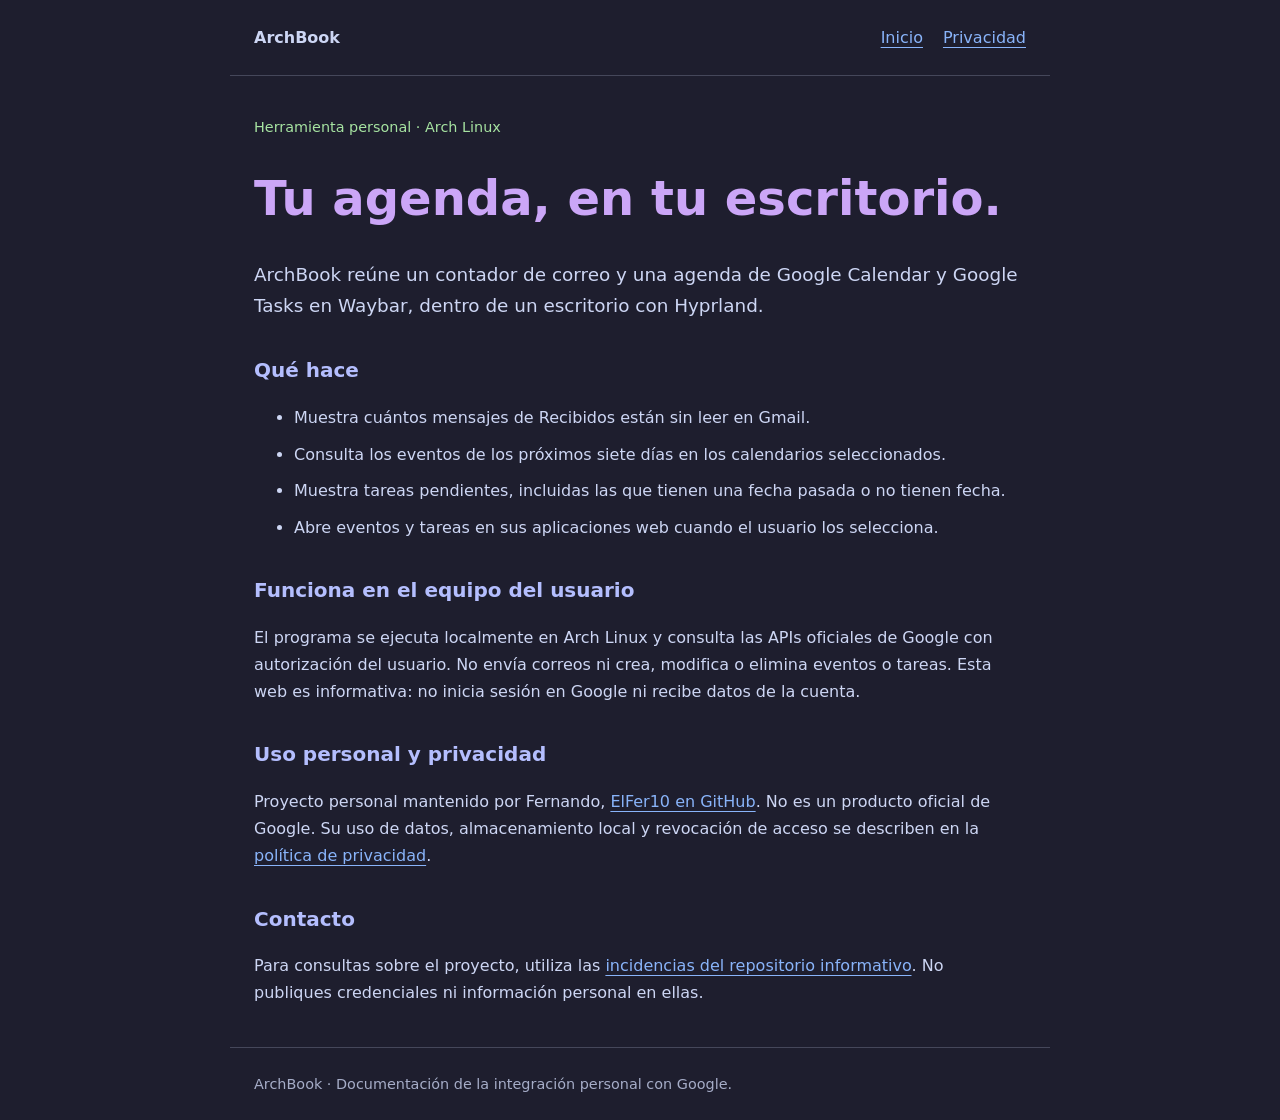
<file: index.html>
<!doctype html>
<html lang="es">
<head><meta charset="utf-8"><meta name="viewport" content="width=device-width,initial-scale=1"><title>ArchBook — Agenda personal para Arch Linux</title><meta name="description" content="Integración local de Gmail, Google Calendar y Google Tasks con Waybar en Arch Linux."><link rel="stylesheet" href="style.css"></head>
<body><header><strong>ArchBook</strong><nav aria-label="Navegación"><a href="index.html" aria-current="page">Inicio</a><a href="privacy.html">Privacidad</a></nav></header>
<main><p class="tag">Herramienta personal · Arch Linux</p><h1>Tu agenda, en tu escritorio.</h1><p class="intro">ArchBook reúne un contador de correo y una agenda de Google Calendar y Google Tasks en Waybar, dentro de un escritorio con Hyprland.</p>
<h2>Qué hace</h2><ul><li>Muestra cuántos mensajes de Recibidos están sin leer en Gmail.</li><li>Consulta los eventos de los próximos siete días en los calendarios seleccionados.</li><li>Muestra tareas pendientes, incluidas las que tienen una fecha pasada o no tienen fecha.</li><li>Abre eventos y tareas en sus aplicaciones web cuando el usuario los selecciona.</li></ul>
<h2>Funciona en el equipo del usuario</h2><p>El programa se ejecuta localmente en Arch Linux y consulta las APIs oficiales de Google con autorización del usuario. No envía correos ni crea, modifica o elimina eventos o tareas. Esta web es informativa: no inicia sesión en Google ni recibe datos de la cuenta.</p>
<h2>Uso personal y privacidad</h2><p>Proyecto personal mantenido por Fernando, <a href="https://github.com/ElFer10">ElFer10 en GitHub</a>. No es un producto oficial de Google. Su uso de datos, almacenamiento local y revocación de acceso se describen en la <a href="privacy.html">política de privacidad</a>.</p>
<h2>Contacto</h2><p>Para consultas sobre el proyecto, utiliza las <a href="https://github.com/ElFer10/archbook-info/issues">incidencias del repositorio informativo</a>. No publiques credenciales ni información personal en ellas.</p></main>
<footer>ArchBook · Documentación de la integración personal con Google.</footer></body></html>
</file>
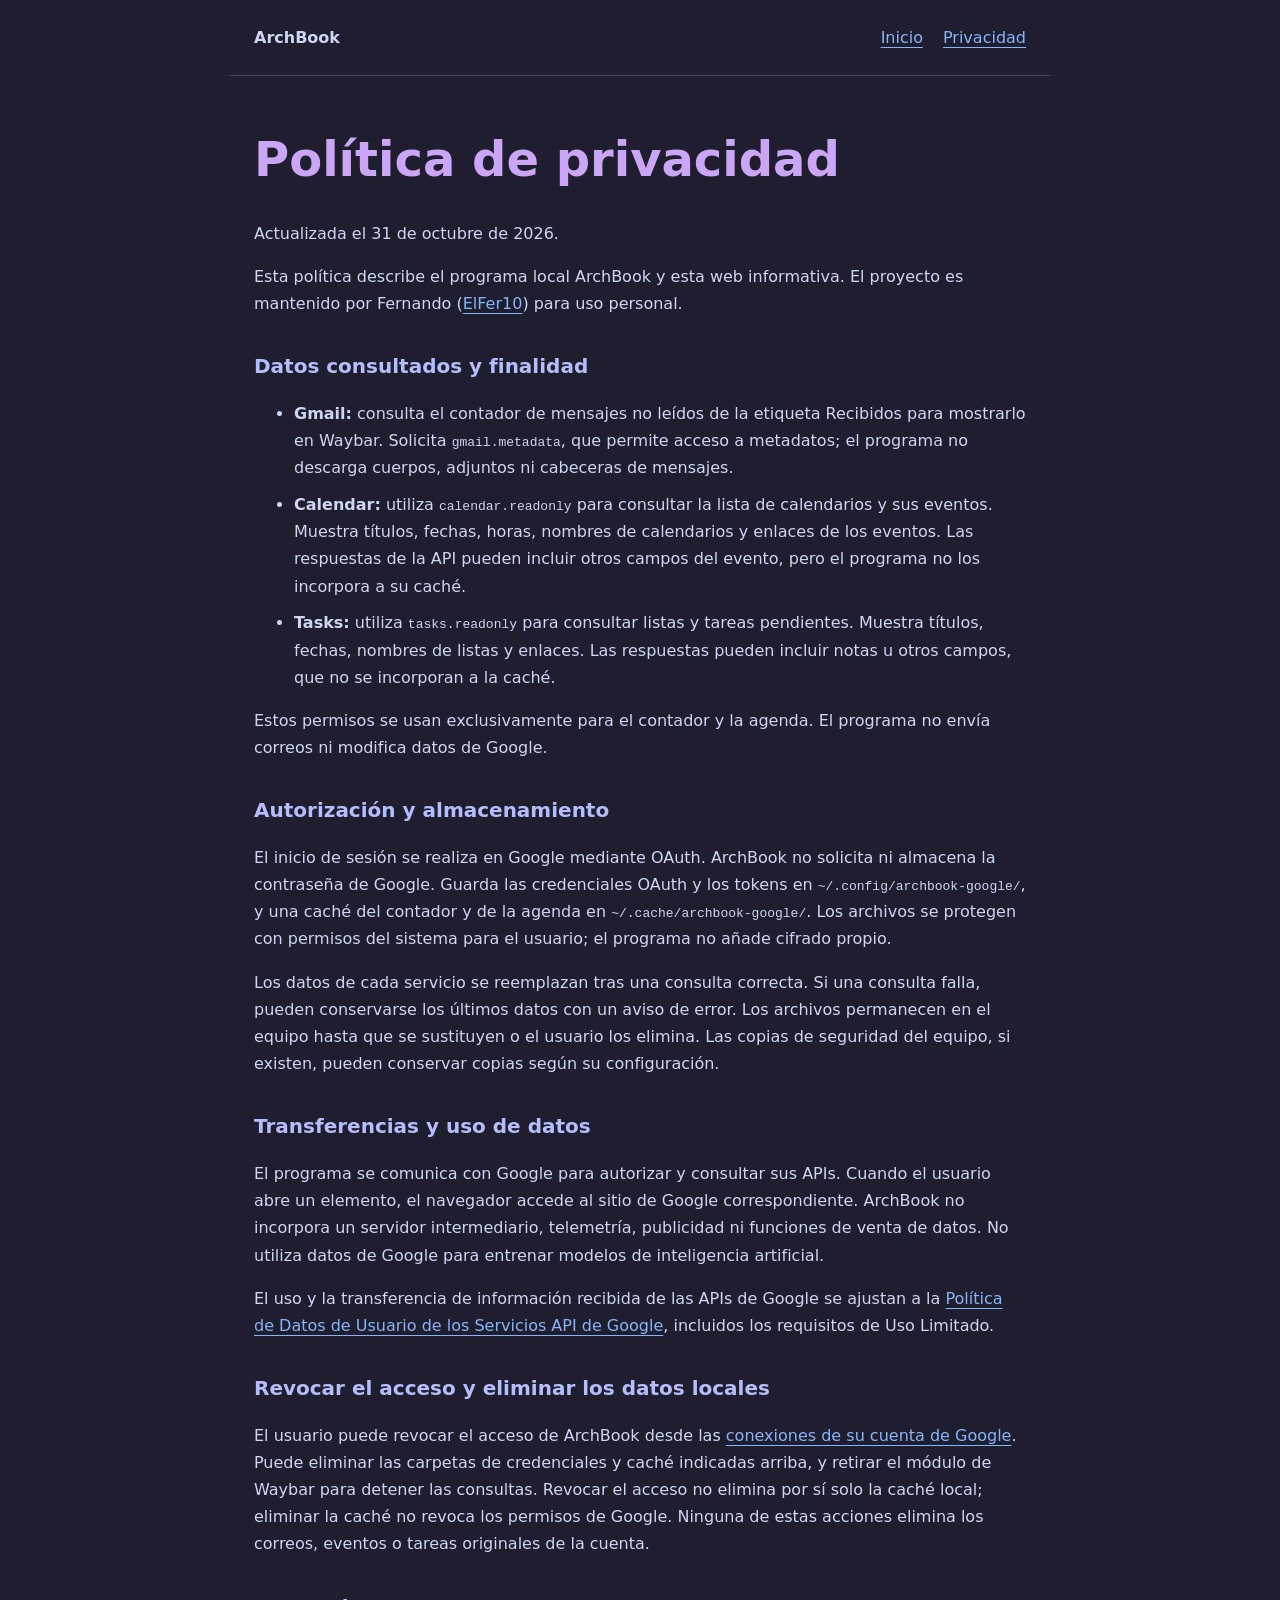
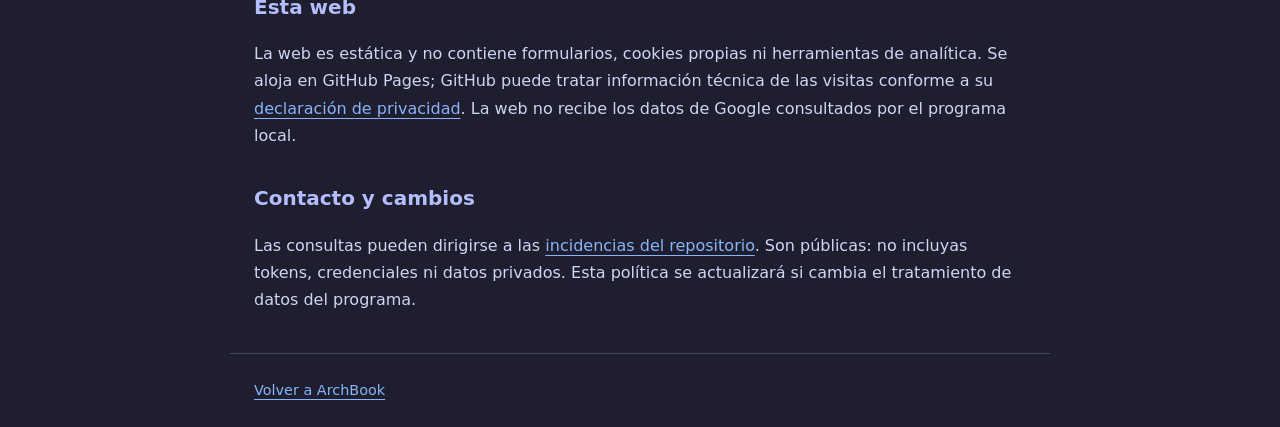
<file: privacy.html>
<!doctype html>
<html lang="es">
<head><meta charset="utf-8"><meta name="viewport" content="width=device-width,initial-scale=1"><title>Privacidad — ArchBook</title><meta name="description" content="Cómo ArchBook consulta y almacena localmente datos de Gmail, Google Calendar y Google Tasks."><link rel="stylesheet" href="style.css"></head>
<body><header><strong>ArchBook</strong><nav aria-label="Navegación"><a href="index.html">Inicio</a><a href="privacy.html" aria-current="page">Privacidad</a></nav></header>
<main><h1>Política de privacidad</h1><p>Actualizada el 31 de octubre de 2026.</p><p>Esta política describe el programa local ArchBook y esta web informativa. El proyecto es mantenido por Fernando (<a href="https://github.com/ElFer10">ElFer10</a>) para uso personal.</p>
<h2>Datos consultados y finalidad</h2><ul><li><strong>Gmail:</strong> consulta el contador de mensajes no leídos de la etiqueta Recibidos para mostrarlo en Waybar. Solicita <code>gmail.metadata</code>, que permite acceso a metadatos; el programa no descarga cuerpos, adjuntos ni cabeceras de mensajes.</li><li><strong>Calendar:</strong> utiliza <code>calendar.readonly</code> para consultar la lista de calendarios y sus eventos. Muestra títulos, fechas, horas, nombres de calendarios y enlaces de los eventos. Las respuestas de la API pueden incluir otros campos del evento, pero el programa no los incorpora a su caché.</li><li><strong>Tasks:</strong> utiliza <code>tasks.readonly</code> para consultar listas y tareas pendientes. Muestra títulos, fechas, nombres de listas y enlaces. Las respuestas pueden incluir notas u otros campos, que no se incorporan a la caché.</li></ul><p>Estos permisos se usan exclusivamente para el contador y la agenda. El programa no envía correos ni modifica datos de Google.</p>
<h2>Autorización y almacenamiento</h2><p>El inicio de sesión se realiza en Google mediante OAuth. ArchBook no solicita ni almacena la contraseña de Google. Guarda las credenciales OAuth y los tokens en <code>~/.config/archbook-google/</code>, y una caché del contador y de la agenda en <code>~/.cache/archbook-google/</code>. Los archivos se protegen con permisos del sistema para el usuario; el programa no añade cifrado propio.</p><p>Los datos de cada servicio se reemplazan tras una consulta correcta. Si una consulta falla, pueden conservarse los últimos datos con un aviso de error. Los archivos permanecen en el equipo hasta que se sustituyen o el usuario los elimina. Las copias de seguridad del equipo, si existen, pueden conservar copias según su configuración.</p>
<h2>Transferencias y uso de datos</h2><p>El programa se comunica con Google para autorizar y consultar sus APIs. Cuando el usuario abre un elemento, el navegador accede al sitio de Google correspondiente. ArchBook no incorpora un servidor intermediario, telemetría, publicidad ni funciones de venta de datos. No utiliza datos de Google para entrenar modelos de inteligencia artificial.</p><p>El uso y la transferencia de información recibida de las APIs de Google se ajustan a la <a href="https://developers.google.com/terms/api-services-user-data-policy">Política de Datos de Usuario de los Servicios API de Google</a>, incluidos los requisitos de Uso Limitado.</p>
<h2>Revocar el acceso y eliminar los datos locales</h2><p>El usuario puede revocar el acceso de ArchBook desde las <a href="https://myaccount.google.com/connections">conexiones de su cuenta de Google</a>. Puede eliminar las carpetas de credenciales y caché indicadas arriba, y retirar el módulo de Waybar para detener las consultas. Revocar el acceso no elimina por sí solo la caché local; eliminar la caché no revoca los permisos de Google. Ninguna de estas acciones elimina los correos, eventos o tareas originales de la cuenta.</p>
<h2>Esta web</h2><p>La web es estática y no contiene formularios, cookies propias ni herramientas de analítica. Se aloja en GitHub Pages; GitHub puede tratar información técnica de las visitas conforme a su <a href="https://docs.github.com/en/site-policy/privacy-policies/github-general-privacy-statement">declaración de privacidad</a>. La web no recibe los datos de Google consultados por el programa local.</p>
<h2>Contacto y cambios</h2><p>Las consultas pueden dirigirse a las <a href="https://github.com/ElFer10/archbook-info/issues">incidencias del repositorio</a>. Son públicas: no incluyas tokens, credenciales ni datos privados. Esta política se actualizará si cambia el tratamiento de datos del programa.</p></main>
<footer><a href="index.html">Volver a ArchBook</a></footer></body></html>
</file>
<file: style.css>
:root{color-scheme:dark;font-family:system-ui,sans-serif;background:#1e1e2e;color:#cdd6f4;line-height:1.7}*{box-sizing:border-box}body{margin:0}main,header,footer{max-width:820px;margin:auto;padding:24px}header{border-bottom:1px solid #45475a;display:flex;justify-content:space-between;gap:16px;flex-wrap:wrap}a{color:#89b4fa;text-underline-offset:4px}a:focus-visible{outline:2px solid #f9e2af;outline-offset:4px}nav{display:flex;gap:20px;flex-wrap:wrap}h1{font-size:clamp(2rem,6vw,3rem);line-height:1.15;color:#cba6f7}h2{font-size:1.25rem;margin-top:2rem;color:#b4befe}.intro{font-size:1.15rem}.tag{color:#a6e3a1;font-size:.9rem}footer{border-top:1px solid #45475a;color:#a6adc8;font-size:.9rem}code{overflow-wrap:anywhere}li{margin-bottom:.6rem}
</file>
